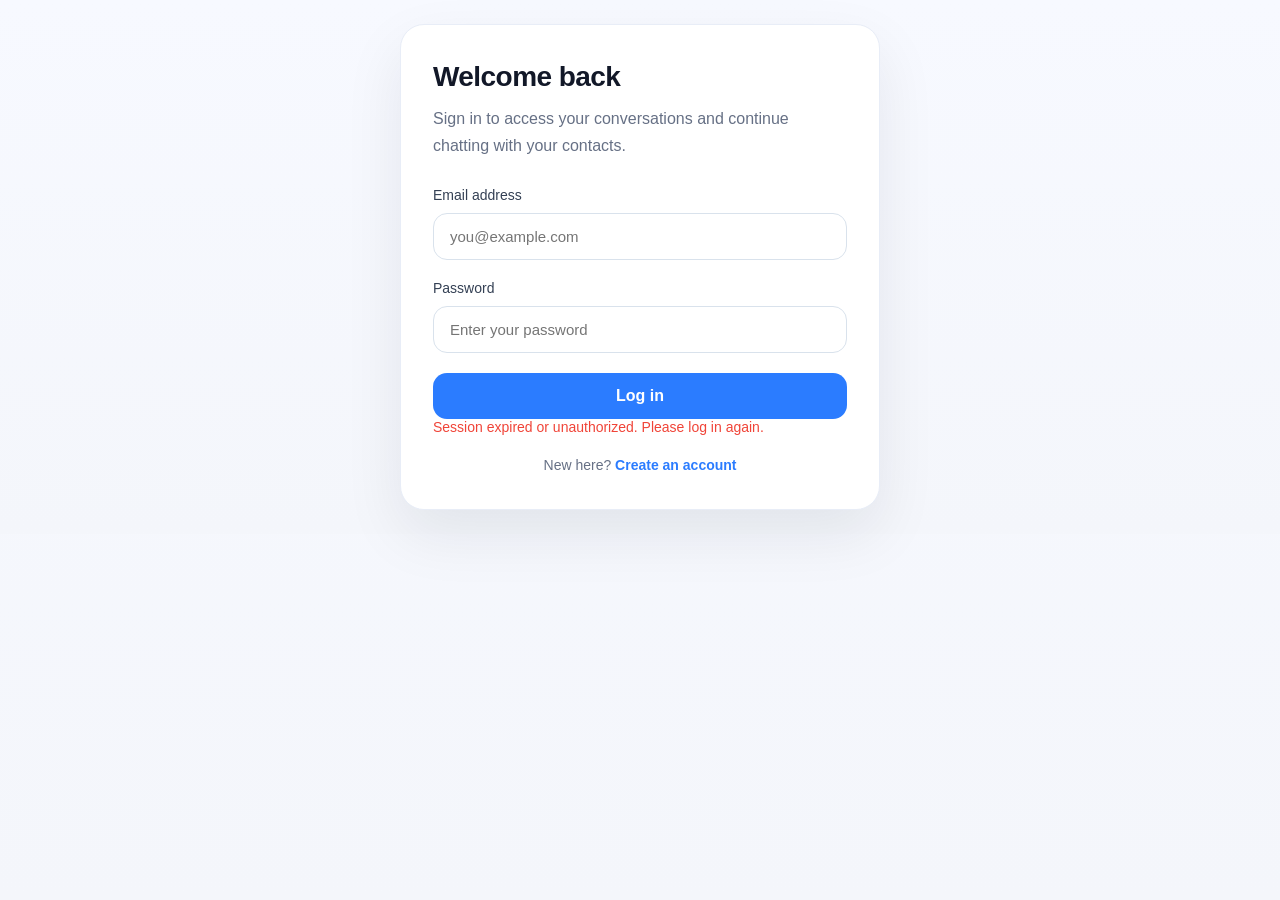
<file: Messaging_App_Frontend/index.html>
<!DOCTYPE html>
<html lang="en">

<head>
    <meta charset="UTF-8">
    <meta http-equiv="X-UA-Compatible" content="IE=edge">
    <meta name="viewport" content="width=device-width, initial-scale=1.0">
    <title>Messaging App</title>
    <link rel="stylesheet" href="index.css">
</head>

<body>
    <div class="app">
        <aside class="sidebar">
            <div class="sidebar-header">
                <h2>Contacts</h2>
                <input id="search" type="text" placeholder="Search contacts...">
            </div>
            <div id="sidebarBody" class="sidebar-body">
                <ul id="contacts" class="contacts-list"></ul>
                <button id="addContactButton">Add Contact</button>
                <div id="sidebarEmptyState" class="sidebar-empty-state" style="display: none;">
                    <div id="noContactsMessage" class="no-contacts-message">
                        <p>No contacts yet. Click "Add Contact" to get started!</p>
                    </div>
                </div>
            </div>

            <div class="modal-overlay" id="contactModal" aria-hidden="true">
                <div class="modal-panel" role="dialog" aria-modal="true" aria-labelledby="contactModalTitle">
                    <button class="modal-close" id="closeContactModal" aria-label="Close add contact form">×</button>
                    <h3 id="contactModalTitle">Add new contact</h3>
                    <p>Enter the email address of the user you want to add to your contacts.</p>
                    <div id="contactModalError" class="modal-error" style="display: none;" role="alert"></div>
                    <form id="addContactForm">
                        <label for="contactEmail">Email address</label>
                        <input id="contactEmail" type="email" placeholder="name@example.com" required>
                        <div class="modal-actions">
                            <button type="button" class="secondary" id="cancelContactButton">Cancel</button>
                            <button type="submit">Add contact</button>
                        </div>
                    </form>
                </div>
            </div>

        </aside>

        <main class="chat-area">
            <div id="chat-header" class="chat-header">
                <div id="chatHeaderName" class="chat-header-name">Select a contact</div>
                <div id="chatHeaderMeta" class="chat-header-meta">
                    <div id="chatHeaderStatus" class="chat-header-status offline">Offline</div>
                </div>
            </div>
            <div id="messages" class="messages">
                <div id="noConversationMessage" class="no-conversation-message" style="display: none;">
                    <p>No conversation yet. Start chatting!</p>
                </div>
            </div>
            <form id="composer" class="composer">
                <input id="messageInput" type="text" placeholder="Type a message...">
                <button id="sendBtn" type="submit">Send</button>
            </form>
        </main>
    </div>

    <script src="index.js"></script>
</body>

</html>
</file>
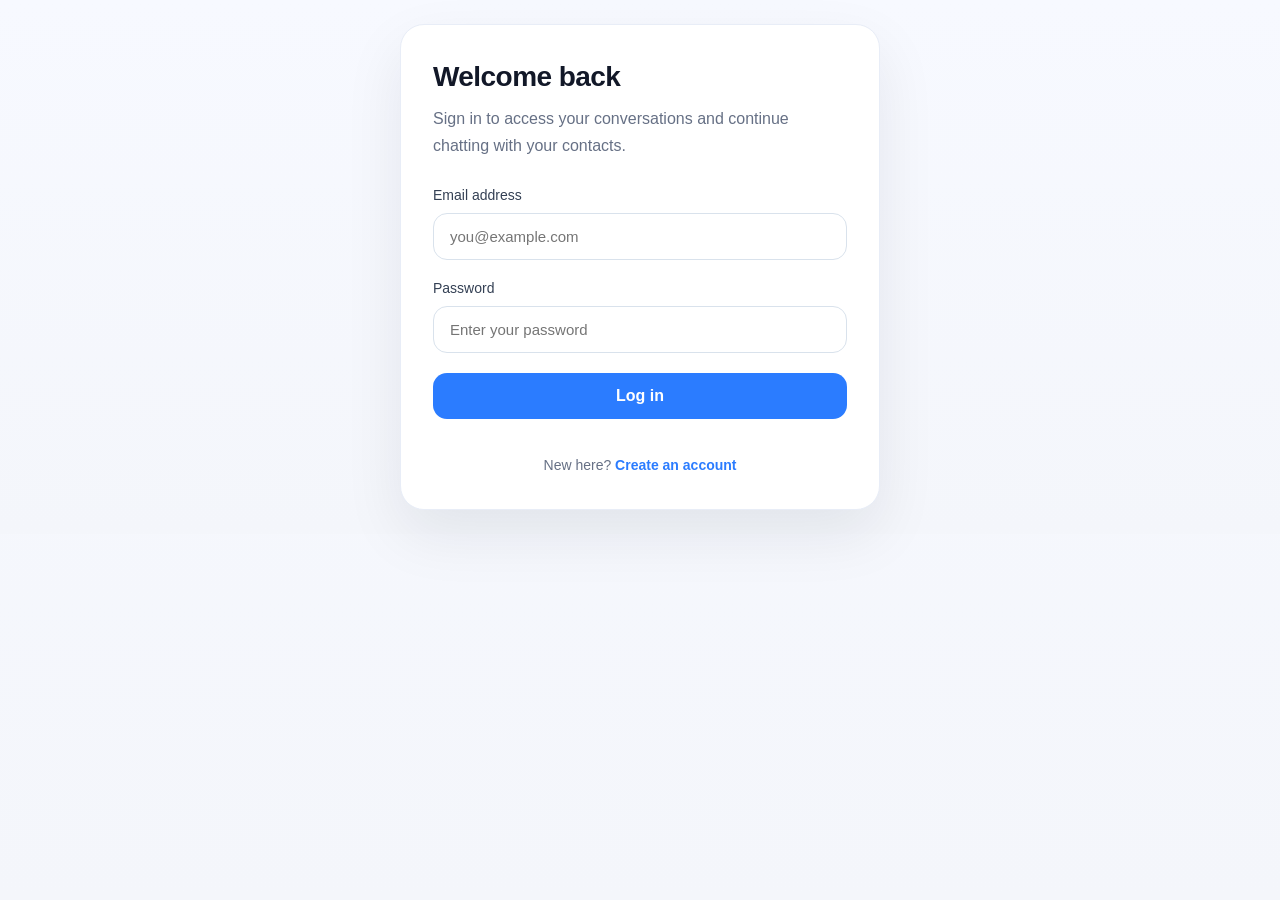
<file: Messaging_App_Frontend/login.html>
<!DOCTYPE html>
<html lang="en">

<head>
    <meta charset="UTF-8">
    <meta name="viewport" content="width=device-width, initial-scale=1.0">
    <title>Login | Chat App</title>
    <style>
        :root {
            --accent: #2b7cff;
            --muted: #f4f6fb;
            --surface: #ffffff;
            --border: #d9e2ec;
            --text: #121828;
            --muted-text: #667085;
        }

        * {
            box-sizing: border-box;
        }

        body,
        html {
            margin: 0;
            min-height: 100%;
            font-family: Inter, Segoe UI, Roboto, Arial, sans-serif;
            background: linear-gradient(180deg, #f7f9ff 0%, var(--muted) 100%);
            color: var(--text);
        }

        body {
            display: grid;
            place-items: center;
            padding: 24px;
        }

        .auth-card {
            width: min(480px, 100%);
            background: var(--surface);
            border: 1px solid #e8edf7;
            border-radius: 24px;
            box-shadow: 0 24px 60px rgba(15, 23, 42, 0.08);
            padding: 36px 32px;
        }

        .auth-card h1 {
            margin: 0 0 12px;
            font-size: 28px;
            letter-spacing: -0.02em;
        }

        .auth-card p.subtitle {
            margin: 0 0 28px;
            color: var(--muted-text);
            line-height: 1.7;
        }

        .form-group {
            display: flex;
            flex-direction: column;
            gap: 10px;
            margin-bottom: 20px;
        }

        .form-group label {
            font-size: 14px;
            color: #344054;
        }

        .form-group input {
            width: 100%;
            padding: 14px 16px;
            border: 1px solid var(--border);
            border-radius: 14px;
            background: #fff;
            font-size: 15px;
            color: var(--text);
        }

        .form-group input:focus {
            outline: none;
            border-color: var(--accent);
            box-shadow: 0 0 0 4px rgba(43, 124, 255, 0.12);
        }

        .primary-button {
            width: 100%;
            padding: 14px 16px;
            border: none;
            border-radius: 14px;
            background: var(--accent);
            color: white;
            font-size: 16px;
            font-weight: 600;
            cursor: pointer;
            transition: transform 0.15s ease, box-shadow 0.15s ease;
        }

        .primary-button:hover {
            transform: translateY(-1px);
            box-shadow: 0 12px 30px rgba(43, 124, 255, 0.24);
        }

        .status-message {
            min-height: 22px;
            margin: 0 0 16px;
            color: #f04438;
            font-size: 14px;
        }

        .auth-footer {
            margin-top: 16px;
            font-size: 14px;
            color: var(--muted-text);
            text-align: center;
        }

        .auth-footer a {
            color: var(--accent);
            text-decoration: none;
            font-weight: 600;
        }

        .auth-footer a:hover {
            text-decoration: underline;
        }

        @media (max-width: 520px) {
            .auth-card {
                padding: 28px 20px;
            }
        }
    </style>
</head>

<body>
    <div class="auth-card">
        <h1>Welcome back</h1>
        <p class="subtitle">Sign in to access your conversations and continue chatting with your contacts.</p>

        <div class="form-group">
            <label for="input-email">Email address</label>
            <input type="email" name="email" id="input-email" placeholder="you@example.com">
        </div>

        <div class="form-group">
            <label for="input-password">Password</label>
            <input type="password" name="password" id="input-password" placeholder="Enter your password">
        </div>

        <button id="button-submit" class="primary-button">Log in</button>
        <p id="login-status" class="status-message"></p>

        <div class="auth-footer">
            New here? <a href="signup.html">Create an account</a>
        </div>
    </div>

    <script>
        const queryString = window.location.search;
        const params = new URLSearchParams(queryString);
        const status = params.get("status");

        if (status) {
            const loginStatus = document.getElementById("login-status");
            switch (status) {
                case "401":
                    loginStatus.innerText = "Session expired or unauthorized. Please log in again.";
                    break;
                case "403":
                    loginStatus.innerText = "Invalid token. Please log in again.";
                    break;
                case "404":
                    loginStatus.innerText = "User doesn't exist. Create a new account.";
                    break;
                default:
                    loginStatus.innerText = "Unable to sign in. Please check your credentials and try again.";
            }
        }

        const button = document.getElementById("button-submit");
        button.onclick = () => {
            const email = document.getElementById("input-email").value;
            const password = document.getElementById("input-password").value;

            const url = "http://localhost:8080/auth/login";
            sendData(url, email, password);
        };

        async function sendData(url, email, password) {
            const res = await fetch(url, {
                method: "POST",
                headers: {
                    "Content-Type": "application/json"
                },
                body: JSON.stringify({
                    email: email,
                    password: password
                })
            });

            if (res.status !== 200) {
                window.location.replace(`login.html?status=${res.status}`);
                return;
            }

            const body = await res.json();
            console.log(body);
            localStorage.setItem('jwtToken', body.jwtToken);
            window.location.replace(`chats.html`);
        }
    </script>
</body>

</html>
</file>
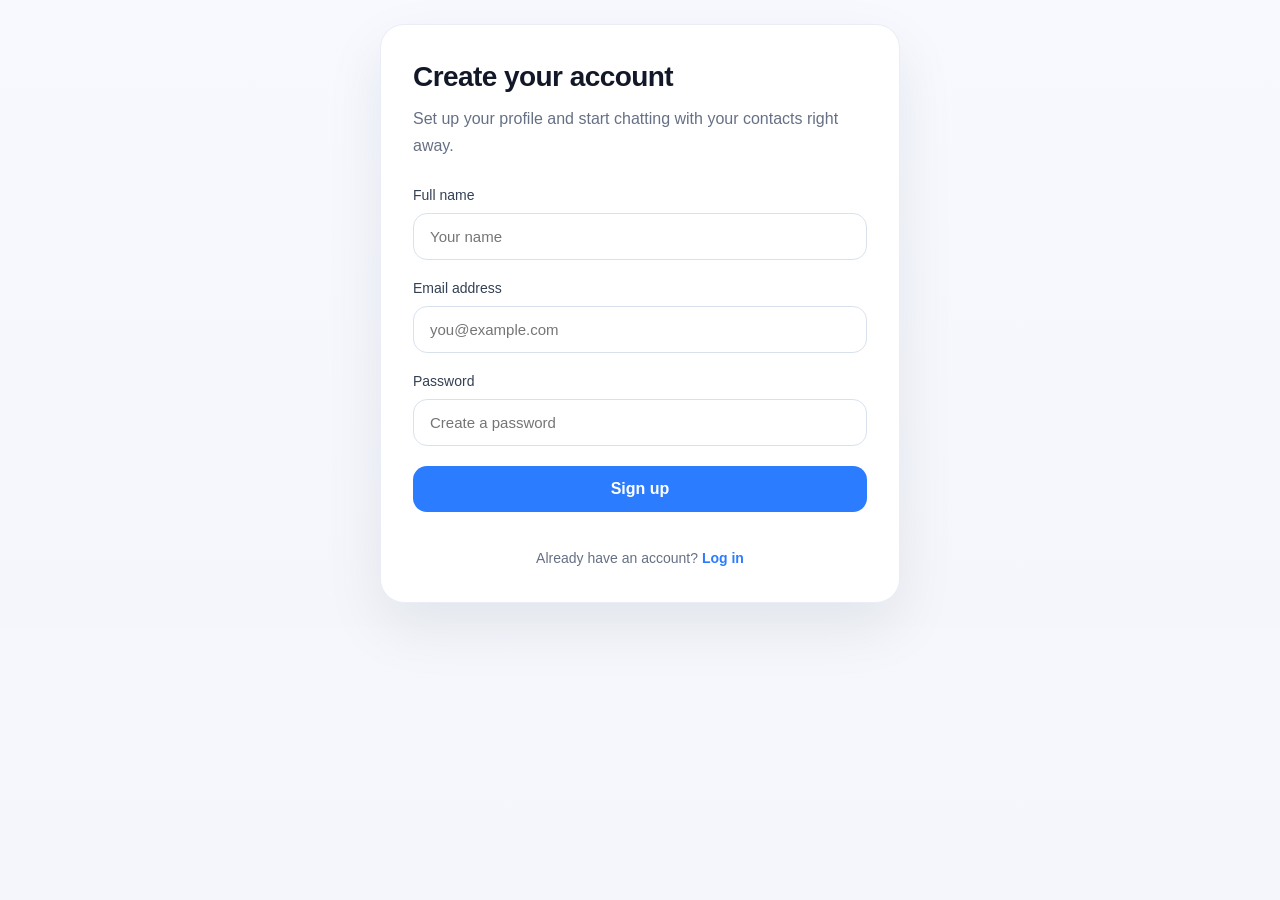
<file: Messaging_App_Frontend/signup.html>
<!DOCTYPE html>
<html lang="en">

<head>
    <meta charset="UTF-8">
    <meta name="viewport" content="width=device-width, initial-scale=1.0">
    <title>Sign Up | Chat App</title>
    <style>
        :root {
            --accent: #2b7cff;
            --muted: #f4f6fb;
            --surface: #ffffff;
            --border: #d9e2ec;
            --text: #121828;
            --muted-text: #667085;
        }

        * {
            box-sizing: border-box;
        }

        body,
        html {
            margin: 0;
            min-height: 100%;
            font-family: Inter, Segoe UI, Roboto, Arial, sans-serif;
            background: linear-gradient(180deg, #f7f9ff 0%, var(--muted) 100%);
            color: var(--text);
        }

        body {
            display: grid;
            place-items: center;
            padding: 24px;
        }

        .auth-card {
            width: min(520px, 100%);
            background: var(--surface);
            border: 1px solid #e8edf7;
            border-radius: 24px;
            box-shadow: 0 24px 60px rgba(15, 23, 42, 0.08);
            padding: 36px 32px;
        }

        .auth-card h1 {
            margin: 0 0 12px;
            font-size: 28px;
            letter-spacing: -0.02em;
        }

        .auth-card p.subtitle {
            margin: 0 0 28px;
            color: var(--muted-text);
            line-height: 1.7;
        }

        .form-group {
            display: flex;
            flex-direction: column;
            gap: 10px;
            margin-bottom: 20px;
        }

        .form-group label {
            font-size: 14px;
            color: #344054;
        }

        .form-group input {
            width: 100%;
            padding: 14px 16px;
            border: 1px solid var(--border);
            border-radius: 14px;
            background: #fff;
            font-size: 15px;
            color: var(--text);
        }

        .form-group input:focus {
            outline: none;
            border-color: var(--accent);
            box-shadow: 0 0 0 4px rgba(43, 124, 255, 0.12);
        }

        .primary-button {
            width: 100%;
            padding: 14px 16px;
            border: none;
            border-radius: 14px;
            background: var(--accent);
            color: white;
            font-size: 16px;
            font-weight: 600;
            cursor: pointer;
            transition: transform 0.15s ease, box-shadow 0.15s ease;
        }

        .primary-button:hover {
            transform: translateY(-1px);
            box-shadow: 0 12px 30px rgba(43, 124, 255, 0.24);
        }

        .status-message {
            min-height: 22px;
            margin: 0 0 16px;
            color: #f04438;
            font-size: 14px;
        }

        .auth-footer {
            margin-top: 16px;
            font-size: 14px;
            color: var(--muted-text);
            text-align: center;
        }

        .auth-footer a {
            color: var(--accent);
            text-decoration: none;
            font-weight: 600;
        }

        .auth-footer a:hover {
            text-decoration: underline;
        }

        @media (max-width: 520px) {
            .auth-card {
                padding: 28px 20px;
            }
        }
    </style>
</head>

<body>
    <div class="auth-card">
        <h1>Create your account</h1>
        <p class="subtitle">Set up your profile and start chatting with your contacts right away.</p>

        <div class="form-group">
            <label for="input-name">Full name</label>
            <input type="text" name="name" id="input-name" placeholder="Your name">
        </div>

        <div class="form-group">
            <label for="input-email">Email address</label>
            <input type="email" name="email" id="input-email" placeholder="you@example.com">
        </div>

        <div class="form-group">
            <label for="input-password">Password</label>
            <input type="password" name="password" id="input-password" placeholder="Create a password">
        </div>

        <button id="button-submit" class="primary-button">Sign up</button>
        <p id="signup-status" class="status-message"></p>

        <div class="auth-footer">
            Already have an account? <a href="login.html">Log in</a>
        </div>
    </div>

    <script>
        const button = document.getElementById("button-submit");
        const statusEl = document.getElementById("signup-status");

        button.onclick = async () => {
            const name = document.getElementById("input-name").value.trim();
            const email = document.getElementById("input-email").value.trim();
            const password = document.getElementById("input-password").value;

            if (!name || !email || !password) {
                statusEl.innerText = "Please fill in all fields.";
                return;
            }

            const data = {
                name: name,
                email: email,
                password: password
            };

            const url = "http://localhost:8080/signup";
            await sendData(url, data);
        };

        async function sendData(url, data) {
            try {
                const response = await fetch(url, {
                    method: "POST",
                    headers: {
                        "Content-Type": "application/json"
                    },
                    body: JSON.stringify(data)
                });

                if (!response.ok) {
                    const message = response.status === 409 ? "This email is already registered." : "Unable to create an account. Please try again.";
                    statusEl.innerText = message;
                    return;
                }

                console.log(response.status);
                // const body = await response.json();
                // window.location.replace(`chats.html?id=${body.id}&name=${body.name}`);
            } catch (error) {
                statusEl.innerText = "Network error. Please check your connection.";
                console.error("Error sending POST request:", error.message);
            }
        }
    </script>
</body>

</html>
</file>
<file: Messaging_App_Frontend/index.css>
:root {
    --sidebar-width: 300px;
    --accent: #2b7cff;
    --muted: #f4f6fb;
}

* {
    box-sizing: border-box
}

body,
html {
    height: 100%;
    margin: 0;
    font-family: Inter, Segoe UI, Roboto, Arial, sans-serif;
    background: var(--muted)
}

.app {
    display: flex;
    height: 100vh
}

.sidebar {
    width: var(--sidebar-width);
    background: white;
    border-right: 1px solid #e6e9ef;
    display: flex;
    flex-direction: column
}

.sidebar-header {
    padding: 16px;
    border-bottom: 1px solid #f0f2f6
}

.sidebar-header h2 {
    margin: 0 0 8px;
    font-size: 18px;
    color: #222
}

.sidebar-header input {
    width: 100%;
    padding: 8px;
    border: 1px solid #e0e4eb;
    border-radius: 6px
}

.contacts-list {
    list-style: none;
    margin: 0;
    padding: 8px;
    overflow: auto
}

.contact {
    display: flex;
    gap: 12px;
    align-items: center;
    padding: 10px;
    border-radius: 8px;
    cursor: pointer;
    position: relative;
}

.contact-status {
    width: 10px;
    height: 10px;
    border-radius: 50%;
    margin-left: auto;
    border: 1px solid rgba(0, 0, 0, 0.08);
}

.contact-status.online {
    background: #16a34a;
}

.contact-status.offline {
    background: #9ca3af;
}

.contact:hover {
    background: #fbfcff
}

.contact.active {
    background: linear-gradient(90deg, rgba(43, 124, 255, 0.08), rgba(43, 124, 255, 0.04));
    border-left: 3px solid var(--accent);
    padding-left: 7px
}

.avatar {
    width: 40px;
    height: 40px;
    border-radius: 50%;
    background: #dde7ff;
    color: var(--accent);
    display: flex;
    align-items: center;
    justify-content: center;
    font-weight: 600
}

.contact .meta {
    display: flex;
    flex-direction: column
}

.contact .name {
    font-weight: 600
}

.contact .last {
    font-size: 12px;
    color: #677090
}

.unread-badge {
    position: absolute;
    top: 4px;
    right: 4px;
    background: #ef4444;
    color: white;
    border-radius: 50%;
    width: 22px;
    height: 22px;
    display: flex;
    align-items: center;
    justify-content: center;
    font-size: 12px;
    font-weight: 600;
    box-shadow: 0 2px 4px rgba(0, 0, 0, 0.1);
}

#addContactButton {
    margin: 12px auto 0;
    width: 50%;
    height: 45px;
    align-self: center;
    background: var(--accent);
    color: white;
    border: none;
    padding: 10px 14px;
    border-radius: 8px;
    cursor: pointer
}

.sidebar-body {
    flex: 1;
    display: flex;
    flex-direction: column;
}

.sidebar-body.empty {
    justify-content: center;
    align-items: center;
}

.sidebar-empty-state {
    display: none;
    width: 100%;
    flex-direction: column;
    gap: 12px;
    align-items: center;
    justify-content: center;
    padding: 0 24px;
}

.no-contacts-message {
    width: 100%;
    text-align: center;
    color: #677090;
}

.no-contacts-message p {
    margin: 0;
    font-size: 14px;
}
.chat-area {
    flex: 1;
    display: flex;
    flex-direction: column
}

.chat-header {
    padding: 16px;
    border-bottom: 1px solid #eef1f7;
    background: white;
    display: flex;
    flex-direction: column;
    gap: 6px;
}

.chat-header-name {
    font-size: 18px;
    font-weight: 700;
    color: #111827;
}

.chat-header-meta {
    display: flex;
    align-items: center;
    gap: 10px;
}

.chat-header-badge {
    display: inline-flex;
    align-items: center;
    justify-content: center;
    font-size: 12px;
    font-weight: 700;
    color: white;
    background: #ef4444;
    padding: 0 8px;
    height: 22px;
    border-radius: 12px;
    min-width: 38px;
}

.chat-header-status {
    font-size: 14px;
    color: #6b7280;
}

.chat-header-status.online {
    color: #16a34a;
}

.chat-header-status.offline {
    color: #6b7280;
}

.messages {
    flex: 1;
    padding: 18px;
    overflow: auto;
    display: flex;
    flex-direction: column;
    align-items: flex-start;
    gap: 12px;
    background: linear-gradient(#f7f9fc, #f7f9fc)
}

.messages.empty {
    justify-content: center;
    align-items: center;
}

.no-conversation-message {
    display: none;
    width: 100%;
    color: #677090;
    text-align: center;
}

.no-conversation-message p {
    margin: 0;
    font-size: 16px;
    max-width: 380px;
}

.msg {
    width: fit-content;
    max-width: 70%;
    padding: 10px 12px;
    border-radius: 12px;
    background: white;
    box-shadow: 0 1px 0 rgba(16, 24, 40, 0.03);
    word-wrap: break-word;
    margin-bottom: 2px;
    display: inline-flex;
    flex-direction: column;
}

.msg-text {
    white-space: pre-wrap;
}

.msg-time {
    margin-top: 6px;
    font-size: 11px;
    opacity: 0.75;
    color: #6b7280;
    text-align: right;
}

.msg.sent .msg-time {
    color: rgba(255, 255, 255, 0.8);
}

.messages .msg:last-child {
    margin-bottom: 0;
}

.msg.sent {
    margin-left: auto;
    background: linear-gradient(90deg, var(--accent), #1f6fe8);
    color: white
}

.msg.received {
    margin-right: auto;
    background: white
}

.composer {
    display: flex;
    padding: 12px;
    border-top: 1px solid #eef1f7;
    background: white
}

.composer input {
    flex: 1;
    padding: 10px;
    border: 1px solid #e6e9ef;
    border-radius: 8px;
    margin-right: 8px
}

.composer button {
    background: var(--accent);
    color: white;
    border: none;
    padding: 10px 14px;
    border-radius: 8px;
    cursor: pointer
}

.modal-overlay {
    position: fixed;
    inset: 0;
    display: flex;
    justify-content: center;
    align-items: center;
    background: rgba(15, 23, 42, 0.25);
    backdrop-filter: blur(6px);
    opacity: 0;
    pointer-events: none;
    transition: opacity 250ms ease;
    z-index: 20;
}

.modal-overlay.open {
    opacity: 1;
    pointer-events: auto;
}

.modal-panel {
    position: relative;
    width: min(460px, calc(100% - 40px));
    background: white;
    border-radius: 24px;
    box-shadow: 0 24px 80px rgba(15, 23, 42, 0.16);
    padding: 28px;
    transform: translateY(20px) scale(0.96);
    opacity: 0;
    transition: transform 250ms ease, opacity 250ms ease;
}

.modal-overlay.open .modal-panel {
    transform: translateY(0) scale(1);
    opacity: 1;
}

.modal-close {
    position: absolute;
    top: 16px;
    right: 16px;
    width: 34px;
    height: 34px;
    border: none;
    border-radius: 50%;
    background: #f4f6fb;
    color: #4b5563;
    font-size: 20px;
    cursor: pointer;
}

.modal-panel h3 {
    margin: 0 0 8px;
    font-size: 20px;
    color: #111827;
}

.modal-panel p {
    margin: 0 0 20px;
    color: #6b7280;
    line-height: 1.5;
}

.modal-error {
    background: #fee2e2;
    border: 1px solid #fca5a5;
    border-radius: 8px;
    padding: 8px 12px;
    margin-bottom: 12px;
    color: #991b1b;
    font-size: 13px;
    line-height: 1.3;
}

.modal-panel label {
    display: block;
    margin-bottom: 8px;
    color: #374151;
    font-size: 14px;
}

.modal-panel input {
    width: 100%;
    padding: 12px 14px;
    border: 1px solid #d1d5db;
    border-radius: 12px;
    font-size: 15px;
    margin-bottom: 20px;
}

.modal-actions {
    display: flex;
    justify-content: flex-end;
    gap: 10px;
}

.modal-actions button {
    border: none;
    border-radius: 10px;
    padding: 10px 16px;
    font-size: 14px;
    cursor: pointer;
}

.modal-actions button.secondary {
    background: #f3f4f6;
    color: #374151;
}

.modal-actions button:not(.secondary) {
    background: var(--accent);
    color: white;
}

@media (max-width:700px) {
    .sidebar {
        width: 220px
    }

    .contact .last {
        display: none
    }
}

.no-contacts-message {
    padding: 24px 16px;
    text-align: center;
    color: #677090;
}

.no-contacts-message p {
    margin: 0;
    font-size: 14px;
}

.no-conversation-message {
    display: flex;
    align-items: center;
    justify-content: center;
    flex: 1;
    margin: auto 0;
    width: 100%;
    padding: 0 16px;
    color: #677090;
    text-align: center;
}

.no-conversation-message p {
    margin: 0;
    font-size: 16px;
    max-width: 380px;
}
</file>
